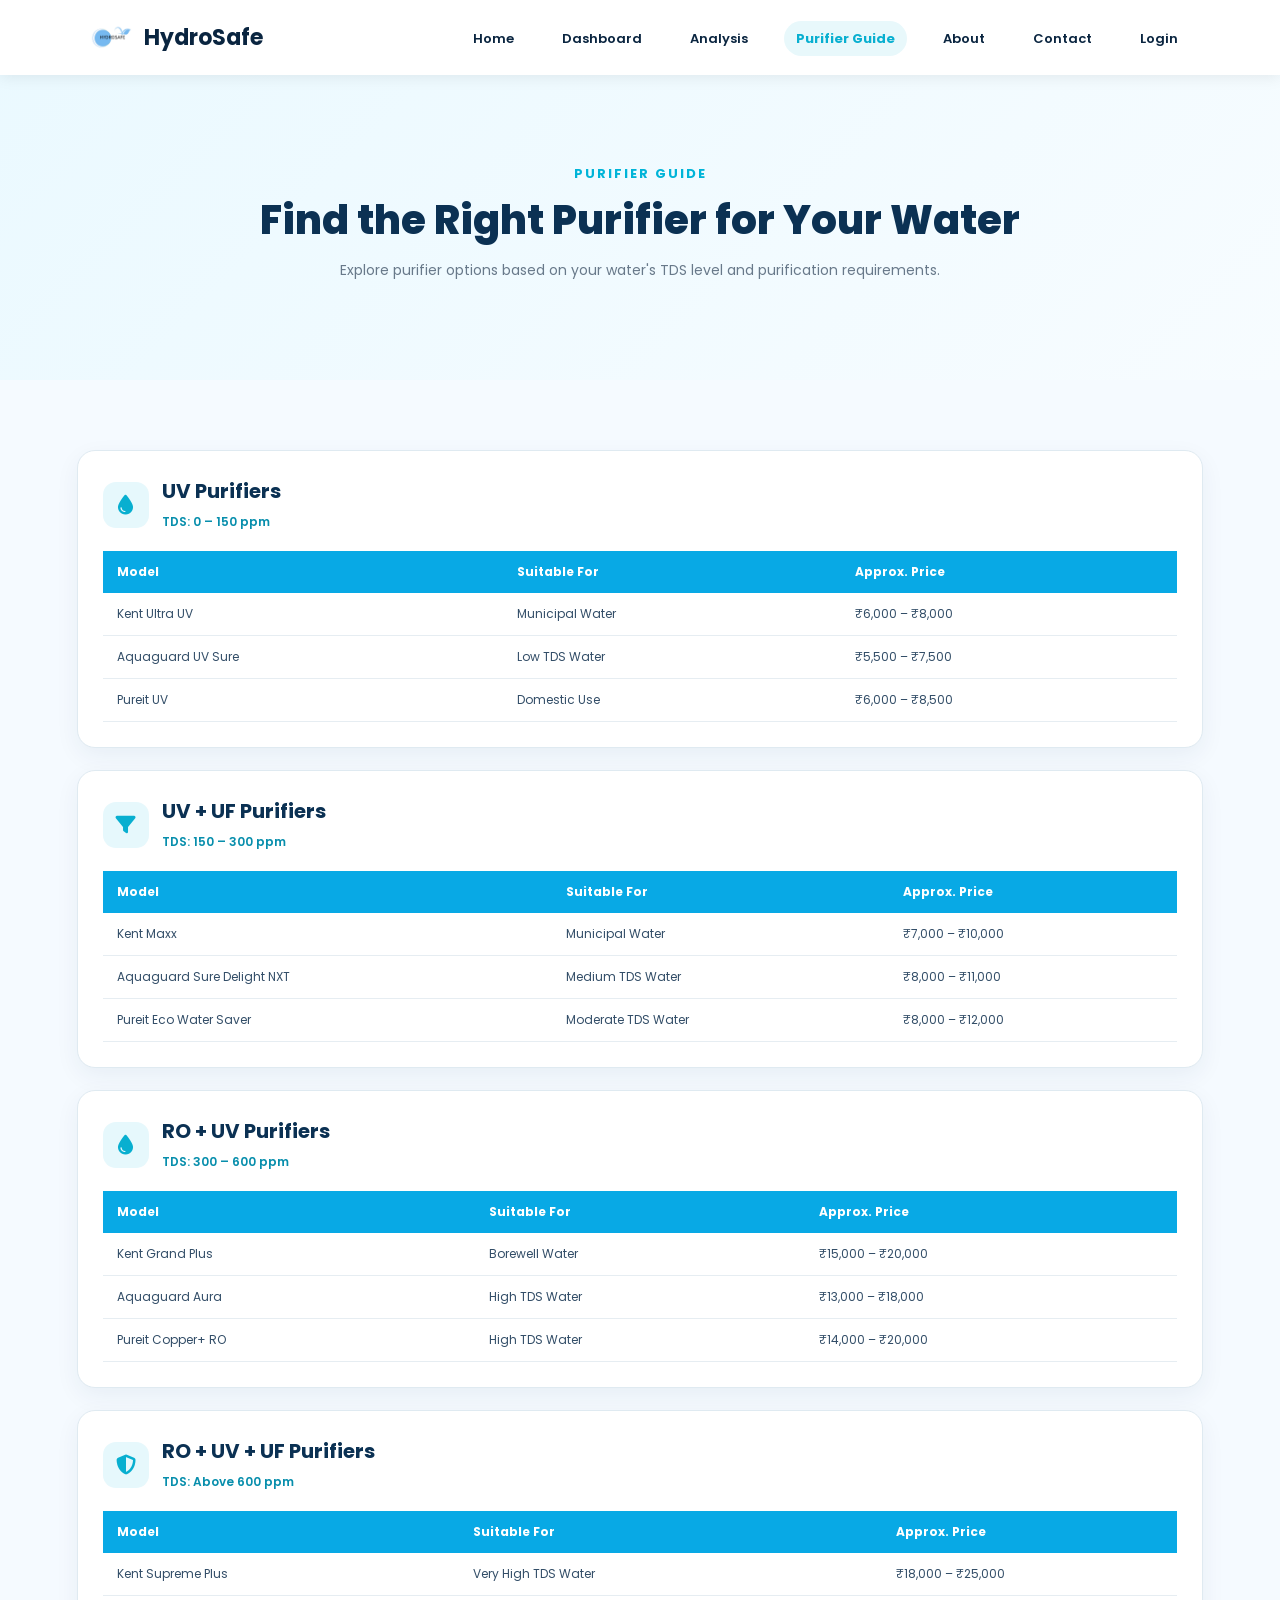
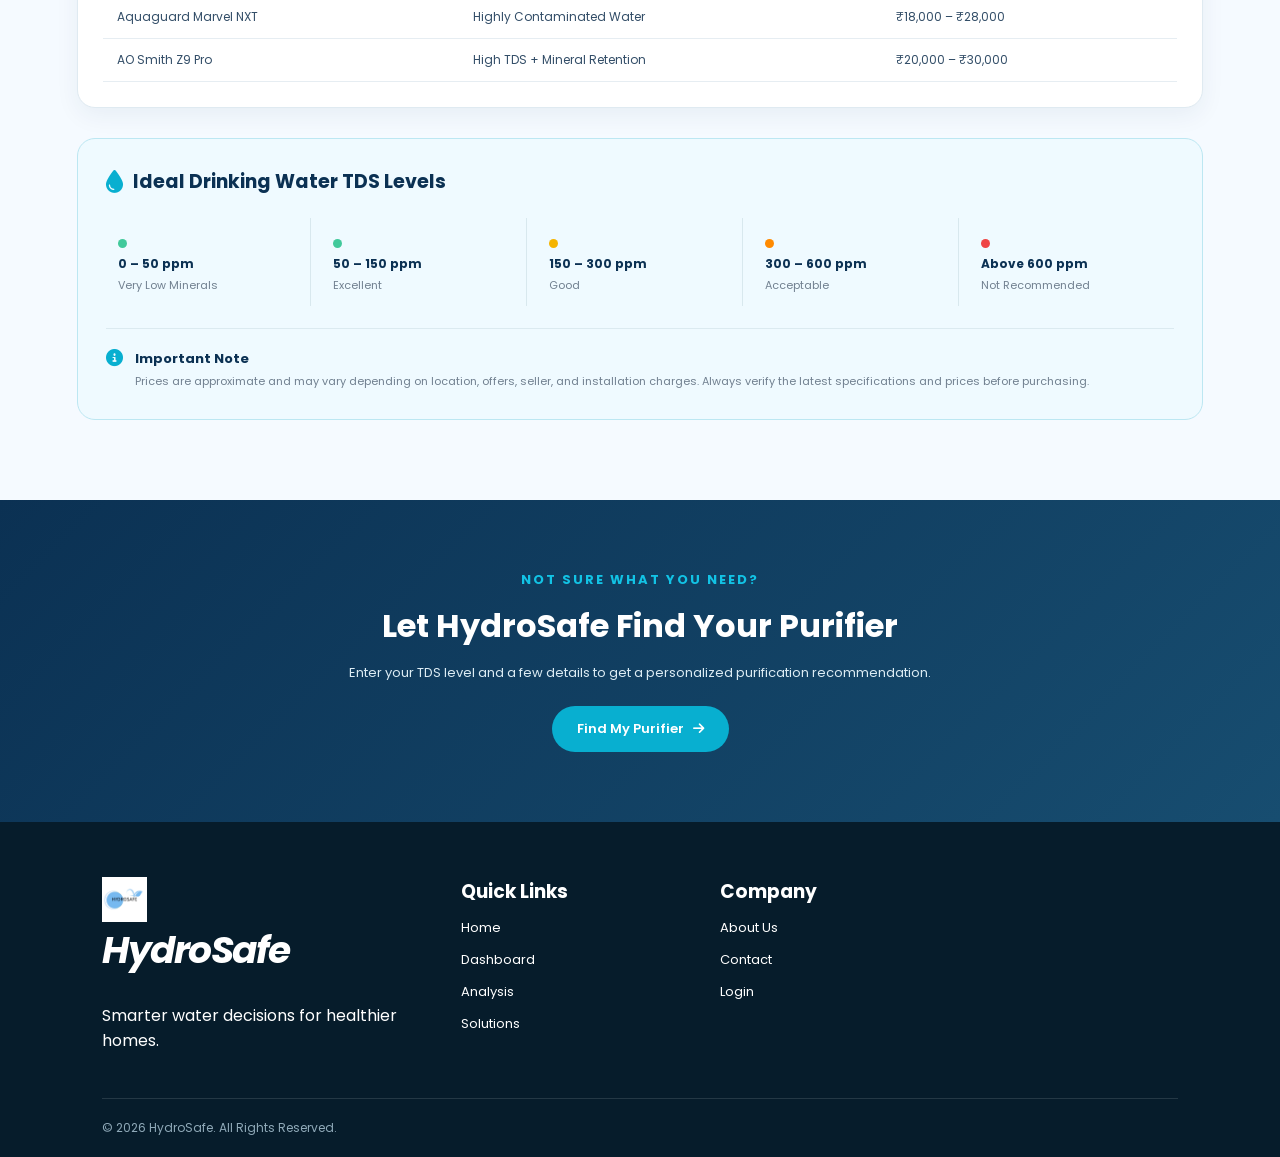
<file: purifier.html>
<!DOCTYPE html>
<html lang="en">

<head>
    <meta charset="UTF-8">
    <meta name="viewport" content="width=device-width, initial-scale=1.0">

    <title>Purifier Guide | HydroSafe</title>

    <link rel="stylesheet" href="style.css">

    <link
        href="https://fonts.googleapis.com/css2?family=Poppins:wght@400;500;600;700;800&display=swap"
        rel="stylesheet">

    <link
        rel="stylesheet"
        href="https://cdnjs.cloudflare.com/ajax/libs/font-awesome/6.5.0/css/all.min.css">
</head>


<body>


<!-- ================= NAVBAR ================= -->

<nav class="navbar">

    <div class="logo">

        <img src="logo.jpeg" alt="HydroSafe">

        <h2>HydroSafe</h2>

    </div>


    <ul>

        <li>
            <a href="index.html">Home</a>
        </li>

        <li>
            <a href="dashboard.html">Dashboard</a>
        </li>

        <li>
            <a href="analysis.html">Analysis</a>
        </li>

        <li>
            <a href="purifier.html" class="active">Purifier Guide</a>
        </li>

        <li>
            <a href="index.html#about">About</a>
        </li>

        <li>
            <a href="index.html#contact">Contact</a>
        </li>

        <li>
            <a href="login.html">Login</a>
        </li>

    </ul>

</nav>



<!-- ================= HERO ================= -->

<section class="guide-hero">

    <div class="guide-hero-content">

        <p class="section-label">
            PURIFIER GUIDE
        </p>

        <h1>
            Find the Right Purifier for Your Water
        </h1>

        <p>
            Explore purifier options based on your water's
            TDS level and purification requirements.
        </p>

    </div>

</section>



<!-- ================= PURIFIER GUIDE ================= -->

<section class="purifier-guide-section">

    <div class="guide-container">


        <!-- ================= UV ================= -->

        <div class="guide-card">

            <div class="guide-card-title">

                <div class="guide-icon">
                    <i class="fa-solid fa-droplet"></i>
                </div>

                <div>

                    <h2>
                        UV Purifiers
                    </h2>

                    <span>
                        TDS: 0 – 150 ppm
                    </span>

                </div>

            </div>


            <div class="table-wrapper">

                <table>

                    <thead>

                        <tr>

                            <th>Model</th>

                            <th>Suitable For</th>

                            <th>Approx. Price</th>

                        </tr>

                    </thead>


                    <tbody>

                        <tr>

                            <td>Kent Ultra UV</td>

                            <td>Municipal Water</td>

                            <td>₹6,000 – ₹8,000</td>

                        </tr>

                        <tr>

                            <td>Aquaguard UV Sure</td>

                            <td>Low TDS Water</td>

                            <td>₹5,500 – ₹7,500</td>

                        </tr>

                        <tr>

                            <td>Pureit UV</td>

                            <td>Domestic Use</td>

                            <td>₹6,000 – ₹8,500</td>

                        </tr>

                    </tbody>

                </table>

            </div>

        </div>



        <!-- ================= UV + UF ================= -->

        <div class="guide-card">

            <div class="guide-card-title">

                <div class="guide-icon">
                    <i class="fa-solid fa-filter"></i>
                </div>

                <div>

                    <h2>
                        UV + UF Purifiers
                    </h2>

                    <span>
                        TDS: 150 – 300 ppm
                    </span>

                </div>

            </div>


            <div class="table-wrapper">

                <table>

                    <thead>

                        <tr>

                            <th>Model</th>

                            <th>Suitable For</th>

                            <th>Approx. Price</th>

                        </tr>

                    </thead>


                    <tbody>

                        <tr>

                            <td>Kent Maxx</td>

                            <td>Municipal Water</td>

                            <td>₹7,000 – ₹10,000</td>

                        </tr>

                        <tr>

                            <td>Aquaguard Sure Delight NXT</td>

                            <td>Medium TDS Water</td>

                            <td>₹8,000 – ₹11,000</td>

                        </tr>

                        <tr>

                            <td>Pureit Eco Water Saver</td>

                            <td>Moderate TDS Water</td>

                            <td>₹8,000 – ₹12,000</td>

                        </tr>

                    </tbody>

                </table>

            </div>

        </div>



        <!-- ================= RO + UV ================= -->

        <div class="guide-card">

            <div class="guide-card-title">

                <div class="guide-icon">
                    <i class="fa-solid fa-droplet"></i>
                </div>

                <div>

                    <h2>
                        RO + UV Purifiers
                    </h2>

                    <span>
                        TDS: 300 – 600 ppm
                    </span>

                </div>

            </div>


            <div class="table-wrapper">

                <table>

                    <thead>

                        <tr>

                            <th>Model</th>

                            <th>Suitable For</th>

                            <th>Approx. Price</th>

                        </tr>

                    </thead>


                    <tbody>

                        <tr>

                            <td>Kent Grand Plus</td>

                            <td>Borewell Water</td>

                            <td>₹15,000 – ₹20,000</td>

                        </tr>

                        <tr>

                            <td>Aquaguard Aura</td>

                            <td>High TDS Water</td>

                            <td>₹13,000 – ₹18,000</td>

                        </tr>

                        <tr>

                            <td>Pureit Copper+ RO</td>

                            <td>High TDS Water</td>

                            <td>₹14,000 – ₹20,000</td>

                        </tr>

                    </tbody>

                </table>

            </div>

        </div>



        <!-- ================= RO + UV + UF ================= -->

        <div class="guide-card">

            <div class="guide-card-title">

                <div class="guide-icon">
                    <i class="fa-solid fa-shield-halved"></i>
                </div>

                <div>

                    <h2>
                        RO + UV + UF Purifiers
                    </h2>

                    <span>
                        TDS: Above 600 ppm
                    </span>

                </div>

            </div>


            <div class="table-wrapper">

                <table>

                    <thead>

                        <tr>

                            <th>Model</th>

                            <th>Suitable For</th>

                            <th>Approx. Price</th>

                        </tr>

                    </thead>


                    <tbody>

                        <tr>

                            <td>Kent Supreme Plus</td>

                            <td>Very High TDS Water</td>

                            <td>₹18,000 – ₹25,000</td>

                        </tr>

                        <tr>

                            <td>Aquaguard Marvel NXT</td>

                            <td>Highly Contaminated Water</td>

                            <td>₹18,000 – ₹28,000</td>

                        </tr>

                        <tr>

                            <td>AO Smith Z9 Pro</td>

                            <td>High TDS + Mineral Retention</td>

                            <td>₹20,000 – ₹30,000</td>

                        </tr>

                    </tbody>

                </table>

            </div>

        </div>



        <!-- ================= TDS GUIDE ================= -->

        <div class="tds-guide-box">

            <div class="tds-guide-title">

                <i class="fa-solid fa-droplet"></i>

                <h2>
                    Ideal Drinking Water TDS Levels
                </h2>

            </div>


            <div class="tds-levels">

                <div class="tds-level">

                    <span class="tds-dot green"></span>

                    <strong>0 – 50 ppm</strong>

                    <p>Very Low Minerals</p>

                </div>


                <div class="tds-level">

                    <span class="tds-dot green"></span>

                    <strong>50 – 150 ppm</strong>

                    <p>Excellent</p>

                </div>


                <div class="tds-level">

                    <span class="tds-dot yellow"></span>

                    <strong>150 – 300 ppm</strong>

                    <p>Good</p>

                </div>


                <div class="tds-level">

                    <span class="tds-dot orange"></span>

                    <strong>300 – 600 ppm</strong>

                    <p>Acceptable</p>

                </div>


                <div class="tds-level">

                    <span class="tds-dot red"></span>

                    <strong>Above 600 ppm</strong>

                    <p>Not Recommended</p>

                </div>

            </div>


            <div class="guide-note">

                <i class="fa-solid fa-circle-info"></i>

                <div>

                    <h3>
                        Important Note
                    </h3>

                    <p>
                        Prices are approximate and may vary depending
                        on location, offers, seller, and installation
                        charges. Always verify the latest specifications
                        and prices before purchasing.
                    </p>

                </div>

            </div>

        </div>


    </div>

</section>



<!-- ================= CTA ================= -->

<section class="guide-cta">

    <div>

        <p class="section-label">
            NOT SURE WHAT YOU NEED?
        </p>

        <h2>
            Let HydroSafe Find Your Purifier
        </h2>

        <p>
            Enter your TDS level and a few details to get
            a personalized purification recommendation.
        </p>

        <a href="index.html#find-purifier" class="hero-button">

            Find My Purifier

            <i class="fa-solid fa-arrow-right"></i>

        </a>

    </div>

</section>



<!-- ================= FOOTER ================= -->

<footer class="footer">

    <div class="footer-container">

        <div class="footer-brand">

            <div class="footer-logo">

                <img
                    src="logo.jpeg"
                    alt="HydroSafe"
                >

                <h2>HydroSafe</h2>

            </div>

            <p>
                Smarter water decisions for healthier homes.
            </p>

        </div>


        <div class="footer-links">

            <h3>Quick Links</h3>

            <a href="index.html">Home</a>

            <a href="dashboard.html">Dashboard</a>

            <a href="analysis.html">Analysis</a>

            <a href="purifier.html">Solutions</a>

        </div>


        <div class="footer-links">

            <h3>Company</h3>

            <a href="index.html#about">About Us</a>

            <a href="index.html#contact">Contact</a>

            <a href="login.html">Login</a>

        </div>

    </div>


    <div class="footer-bottom">

        <p>
            © 2026 HydroSafe. All Rights Reserved.
        </p>

    </div>

</footer>



</body>

</html>
</file>
<file: style.css>
/*=========================================================
   HYDROSAFE - MAIN STYLE SHEET
   Clean version
========================================================= */


/* =========================================================
   GENERAL
========================================================= */

* {
    margin: 0;
    padding: 0;
    box-sizing: border-box;
    font-family: "Poppins", sans-serif;
}

html {
    scroll-behavior: smooth;
}

body {
    background: #f5f7fa;
    color: #0a2540;
}

img {
    max-width: 100%;
}

a {
    text-decoration: none;
}

button,
input,
select,
textarea {
    font-family: "Poppins", sans-serif;
}


/* =========================================================
   NAVBAR
========================================================= */

.navbar {
    position: fixed;
    top: 0;
    left: 0;
    width: 100%;

    display: flex;
    justify-content: space-between;
    align-items: center;

    padding: 15px 7%;

    background: rgba(255, 255, 255, 0.96);
    backdrop-filter: blur(10px);

    box-shadow: 0 2px 15px rgba(0, 0, 0, 0.08);

    z-index: 1000;
}

.logo {
    display: flex;
    align-items: center;
    gap: 9px;
}

.logo img {
    width: 45px;
    height: 45px;
    object-fit: contain;
}

.logo h2 {
    color: #0a2540;
    font-size: 22px;
}

.navbar ul {
    display: flex;
    align-items: center;
    gap: 24px;

    list-style: none;
}

.navbar ul li a {
    color: #0a2540;
    font-size: 13px;
    font-weight: 600;

    padding: 8px 12px;

    border-radius: 20px;

    transition: 0.3s ease;
}

.navbar ul li a:hover {
    color: #00b4d8;
}


/* ACTIVE NAVBAR LINK */

.navbar ul li a.active {
    color: #08afd0;
    background: #e8f8fb;
    font-weight: 700;
}


/* LOGOUT */

.nav-logout {
    display: inline-flex;
    align-items: center;
    gap: 7px;

    padding: 8px 15px;

    border: 1px solid #00b4d8;
    border-radius: 20px;

    background: transparent;
    color: #00b4d8;

    font-size: 12px;
    font-weight: 600;

    cursor: pointer;

    transition: 0.3s ease;
}

.nav-logout:hover {
    background: #00b4d8;
    color: white;
}


/* =========================================================
   COMMON SECTION LABEL
========================================================= */

.section-label {
    color: #00b4d8;
    font-size: 13px;
    font-weight: 700;
    letter-spacing: 2px;
    margin-bottom: 12px;
}


/* =========================================================
   HOME - HERO
========================================================= */

.hero {
    min-height: 100vh;

    display: flex;
    align-items: center;

    padding: 120px 8% 70px;

    background:
        linear-gradient(
            rgba(10, 37, 64, 0.62),
            rgba(10, 37, 64, 0.62)
        ),
        url("hero.jpeg");

    background-size: cover;
    background-position: center;
    background-repeat: no-repeat;
}

.hero-content {
    max-width: 650px;
    color: white;
}

.hero-content h1 {
    font-size: 60px;
    line-height: 1.15;
    font-weight: 700;
    margin-bottom: 20px;
}

.hero-content p {
    font-size: 18px;
    line-height: 1.8;
    margin-bottom: 30px;
}

.buttons {
    display: flex;
    gap: 15px;
    flex-wrap: wrap;
}

.btn1,
.btn2 {
    display: inline-flex;
    align-items: center;

    padding: 14px 28px;

    border-radius: 30px;

    font-size: 14px;
    font-weight: 600;

    transition: 0.3s ease;
}

.btn1 {
    background: #00b4d8;
    color: white;
}

.btn2 {
    border: 2px solid white;
    color: white;
}

.btn1:hover {
    background: white;
    color: #0a2540;
}

.btn2:hover {
    background: white;
    color: #0a2540;
}


/* =========================================================
   TRUST
========================================================= */

.trust {
    display: flex;
    justify-content: center;
    gap: 25px;
    flex-wrap: wrap;

    padding: 65px 7%;

    background: #f5f7fa;
}

.trust-card {
    width: 230px;

    padding: 28px 20px;

    text-align: center;

    background: white;

    border-radius: 18px;

    box-shadow: 0 8px 25px rgba(0, 0, 0, 0.07);

    transition: 0.3s ease;
}

.trust-card:hover {
    transform: translateY(-6px);
}

.trust-card h2 {
    color: #00b4d8;
    font-size: 36px;
    margin-bottom: 8px;
}

.trust-card p {
    color: #666;
    font-size: 14px;
}


/* =========================================================
   WHY CHOOSE HYDROSAFE
========================================================= */

.why-us {
    display: flex;
    align-items: center;
    gap: 60px;

    padding: 90px 8%;

    background: white;
}

.why-image,
.why-content {
    flex: 1;
}

.why-image img {
    width: 100%;
    max-width: 550px;

    display: block;

    border-radius: 22px;

    box-shadow: 0 15px 35px rgba(0, 0, 0, 0.10);
}

.why-content h2 {
    color: #0a2540;

    font-size: 38px;
    line-height: 1.25;

    margin-bottom: 18px;
}

.why-description {
    color: #666;

    font-size: 15px;
    line-height: 1.8;

    margin-bottom: 25px;
}

.why-features {
    display: grid;

    grid-template-columns: 1fr 1fr;

    gap: 15px;
}

.why-feature {
    display: flex;
    align-items: flex-start;
    gap: 12px;

    padding: 18px;

    background: #f5f7fa;

    border-radius: 14px;

    transition: 0.3s ease;
}

.why-feature:hover {
    transform: translateY(-4px);
}

.feature-icon {
    min-width: 42px;
    height: 42px;

    display: flex;
    align-items: center;
    justify-content: center;

    border-radius: 10px;

    background: #e6f8fc;
    color: #00b4d8;
}

.why-feature h3 {
    color: #0a2540;
    font-size: 15px;
    margin-bottom: 4px;
}

.why-feature p {
    color: #666;
    font-size: 12px;
    line-height: 1.5;
}


/* =========================================================
   SERVICES
========================================================= */

.services {
    padding: 90px 8%;
    background: #f5f7fa;
}

.services-heading,
.how-heading,
.solutions-heading,
.purifiers-heading {
    max-width: 750px;

    margin: 0 auto 50px;

    text-align: center;
}

.services-heading h2,
.how-heading h2,
.solutions-heading h2,
.purifiers-heading h2 {
    color: #0a2540;

    font-size: 38px;
    line-height: 1.3;

    margin-bottom: 15px;
}

.services-heading p:last-child,
.how-heading p:last-child,
.solutions-heading p:last-child,
.purifiers-heading p:last-child {
    color: #666;

    font-size: 15px;
    line-height: 1.7;
}

.services-container {
    max-width: 1150px;

    margin: auto;

    display: grid;

    grid-template-columns:
        repeat(4, 1fr);

    gap: 22px;
}

.service-card {
    background: white;

    padding: 30px 25px;

    border-radius: 18px;

    box-shadow:
        0 8px 25px rgba(0, 0, 0, 0.06);

    transition: 0.3s ease;
}

.service-card:hover {
    transform: translateY(-6px);
}

.service-icon {
    width: 55px;
    height: 55px;

    display: flex;
    align-items: center;
    justify-content: center;

    margin-bottom: 18px;

    border-radius: 14px;

    background: #e6f8fc;
    color: #00b4d8;

    font-size: 23px;
}

.service-card h3 {
    color: #0a2540;

    font-size: 18px;

    margin-bottom: 10px;
}

.service-card p {
    color: #666;

    font-size: 13px;

    line-height: 1.7;

    margin-bottom: 18px;
}

.service-card a {
    color: #00b4d8;

    font-size: 13px;
    font-weight: 600;
}


/* =========================================================
   HOW IT WORKS
========================================================= */

.how-it-works {
    padding: 90px 8%;
    background: white;
}

.steps-container {
    max-width: 1100px;

    margin: auto;

    display: grid;

    grid-template-columns:
        repeat(3, 1fr);

    gap: 25px;
}

.step-card {
    position: relative;

    padding: 35px 25px;

    text-align: center;

    background: #f5f7fa;

    border-radius: 18px;

    transition: 0.3s ease;
}

.step-card:hover {
    transform: translateY(-6px);
}

.step-number {
    position: absolute;

    top: 15px;
    right: 20px;

    color: #00b4d8;

    font-size: 12px;
    font-weight: 700;
}

.step-icon {
    width: 65px;
    height: 65px;

    margin: 10px auto 20px;

    display: flex;
    align-items: center;
    justify-content: center;

    border-radius: 50%;

    background: #e6f8fc;
    color: #00b4d8;

    font-size: 25px;
}

.step-card h3 {
    color: #0a2540;

    font-size: 18px;

    margin-bottom: 10px;
}

.step-card p {
    color: #666;

    font-size: 13px;

    line-height: 1.7;
}


/* =========================================================
   PURIFICATION SOLUTIONS
========================================================= */

.solutions {
    padding: 90px 8%;
    background: #f5f7fa;
}

.solutions-container {
    max-width: 1150px;

    margin: auto;

    display: grid;

    grid-template-columns:
        repeat(3, 1fr);

    gap: 22px;
}

.solution-card {
    background: white;

    padding: 30px 25px;

    border-radius: 18px;

    box-shadow:
        0 8px 25px rgba(0, 0, 0, 0.06);

    transition: 0.3s ease;
}

.solution-card:hover {
    transform: translateY(-6px);
}

.solution-icon {
    width: 55px;
    height: 55px;

    display: flex;
    align-items: center;
    justify-content: center;

    margin-bottom: 18px;

    border-radius: 14px;

    background: #e6f8fc;
    color: #00b4d8;

    font-size: 23px;
}

.solution-card h3 {
    color: #0a2540;

    font-size: 18px;

    margin-bottom: 10px;
}

.solution-card p {
    color: #666;

    font-size: 13px;

    line-height: 1.7;

    margin-bottom: 18px;
}

.solution-tag {
    display: inline-block;

    padding: 6px 12px;

    border-radius: 20px;

    background: #e6f8fc;
    color: #008eaa;

    font-size: 11px;
    font-weight: 600;
}

.solutions-button {
    text-align: center;

    margin-top: 40px;
}

.btn-solution {
    display: inline-flex;

    padding: 13px 25px;

    border-radius: 30px;

    background: #00b4d8;
    color: white;

    font-size: 13px;
    font-weight: 600;
}

.btn-solution:hover {
    background: #0a2540;
}


/* =========================================================
   SMART TDS SECTION
========================================================= */

.tds-section {
    display: flex;
    align-items: center;

    gap: 60px;

    padding: 90px 8%;

    background: #0a2540;

    color: white;
}

.tds-content,
.tds-visual {
    flex: 1;
}

.tds-content {
    max-width: 650px;
}

.tds-content .section-label {
    color: #4dd9f0;
}

.tds-content h2 {
    font-size: 38px;
    line-height: 1.3;
    margin-bottom: 18px;
}

.tds-content > p:not(.section-label) {
    color: #d5e4ec;

    font-size: 15px;
    line-height: 1.8;

    margin-bottom: 25px;
}

.tds-points {
    display: flex;

    flex-direction: column;

    gap: 12px;

    margin-bottom: 28px;
}

.tds-point {
    display: flex;

    align-items: center;

    gap: 10px;

    font-size: 13px;
}

.tds-point i {
    color: #4dd9f0;
}

.tds-button {
    display: inline-flex;

    padding: 13px 25px;

    border-radius: 30px;

    background: #00b4d8;
    color: white;

    font-size: 13px;
    font-weight: 600;
}

.tds-visual {
    min-height: 320px;

    display: flex;
    align-items: center;
    justify-content: center;

    position: relative;
}

.tds-circle {
    width: 240px;
    height: 240px;

    display: flex;

    flex-direction: column;

    align-items: center;
    justify-content: center;

    border-radius: 50%;

    background: #123b5a;

    border: 2px solid #4dd9f0;
}

.tds-circle > i {
    color: #4dd9f0;

    font-size: 55px;

    margin-bottom: 12px;
}

.tds-value {
    display: flex;

    flex-direction: column;

    align-items: center;
}

.tds-value strong {
    font-size: 25px;
}

.tds-value span {
    color: #b8d5e2;
    font-size: 12px;
}


/* =========================================================
   FEATURED PURIFIERS
========================================================= */

.purifiers {
    padding: 90px 8%;
    background: white;
}

.purifier-container {
    max-width: 1200px;

    margin: auto;

    display: grid;

    grid-template-columns:
        repeat(4, 1fr);

    gap: 22px;
}

.purifier-card {
    padding: 28px 23px;

    background: #f5f7fa;

    border: 1px solid #e8eef2;

    border-radius: 18px;

    transition: 0.3s ease;
}

.purifier-card:hover {
    transform: translateY(-6px);

    box-shadow:
        0 12px 30px rgba(0, 0, 0, 0.08);
}

.purifier-top {
    display: flex;

    align-items: center;
    justify-content: space-between;

    margin-bottom: 20px;
}

.purifier-top > i {
    color: #00b4d8;
    font-size: 25px;
}

.purifier-type {
    padding: 6px 10px;

    border-radius: 20px;

    background: #e6f8fc;
    color: #008eaa;

    font-size: 10px;
    font-weight: 700;
}

.purifier-card h3 {
    color: #0a2540;

    font-size: 18px;

    margin-bottom: 10px;
}

.purifier-description {
    min-height: 65px;

    color: #666;

    font-size: 13px;

    line-height: 1.7;

    margin-bottom: 18px;
}

.purifier-info {
    display: flex;

    flex-direction: column;

    gap: 8px;

    padding: 15px 0;

    border-top: 1px solid #dde5ea;
    border-bottom: 1px solid #dde5ea;

    margin-bottom: 18px;
}

.purifier-info span {
    display: flex;

    align-items: center;

    gap: 7px;

    color: #555;

    font-size: 11px;
}

.purifier-info i {
    color: #00b4d8;
}

.purifier-link {
    color: #00b4d8;

    font-size: 13px;

    font-weight: 600;
}

.price-note {
    text-align: center;

    margin-top: 25px;

    color: #888;

    font-size: 11px;
}


/* =========================================================
   FIND MY PURIFIER
========================================================= */

.find-purifier {
    padding: 90px 7%;
    background: #f5faff;
}

.find-purifier-container {
    max-width: 1100px;
    margin: auto;
}

.find-purifier-heading {
    max-width: 750px;

    margin: 0 auto 40px;

    text-align: center;
}

.find-purifier-heading h2 {
    color: #0b3153;

    font-size: 36px;

    margin-bottom: 14px;
}

.find-purifier-heading p:last-child {
    color: #68798a;

    font-size: 14px;

    line-height: 1.7;
}

.find-purifier-card {
    padding: 40px;

    background: white;

    border: 1px solid #e1edf3;

    border-radius: 22px;

    box-shadow:
        0 15px 40px rgba(19, 49, 77, 0.08);
}

.question-box {
    margin-bottom: 22px;
}

.question-box label {
    display: block;

    color: #0b3153;

    font-size: 14px;
    font-weight: 600;

    margin-bottom: 8px;
}

.question-box input,
.question-box select {
    width: 100%;

    padding: 13px 15px;

    border: 1px solid #d5e3ea;

    border-radius: 10px;

    background: white;

    color: #334e68;

    font-size: 13px;

    outline: none;

    transition: 0.3s ease;
}

.question-box input:focus,
.question-box select:focus {
    border-color: #08afd0;

    box-shadow:
        0 0 0 3px rgba(8, 175, 208, 0.10);
}

.find-purifier-button {
    width: 100%;

    display: flex;

    align-items: center;
    justify-content: center;

    gap: 9px;

    padding: 14px 25px;

    border: none;

    border-radius: 30px;

    background: #08afd0;
    color: white;

    font-size: 14px;
    font-weight: 600;

    cursor: pointer;

    transition: 0.3s ease;
}

.find-purifier-button:hover {
    background: #079bb9;

    transform: translateY(-2px);
}

.finder-result {
    display: none;

    align-items: center;

    gap: 16px;

    margin-top: 25px;

    padding: 22px;

    border-radius: 16px;

    background: linear-gradient(
        135deg,
        #eafaff,
        #f7fcff
    );

    border: 1px solid #ccecf3;
}

.finder-result-icon {
    width: 52px;
    height: 52px;

    flex-shrink: 0;

    display: flex;
    align-items: center;
    justify-content: center;

    border-radius: 50%;

    background: #dff7fc;
    color: #08afd0;

    font-size: 21px;
}

.finder-result-label {
    color: #08afd0;

    font-size: 10px;
    font-weight: 700;

    letter-spacing: 1px;

    margin-bottom: 4px;
}

.finder-result h3 {
    color: #0b3153;

    font-size: 20px;

    margin-bottom: 6px;
}

.finder-result p:last-child {
    color: #68798a;

    font-size: 12px;

    line-height: 1.6;
}


/* =========================================================
   ABOUT
========================================================= */

.about-section {
    padding: 90px 7%;

    background: white;
}

.about-container {
    max-width: 1100px;

    margin: auto;

    display: flex;

    align-items: center;

    gap: 60px;
}

.about-content,
.about-visual {
    flex: 1;
}

.about-content h2 {
    color: #0b3153;

    font-size: 36px;

    line-height: 1.3;

    margin-bottom: 18px;
}

.about-content > p:not(.section-label) {
    color: #68798a;

    font-size: 14px;

    line-height: 1.8;

    margin-bottom: 15px;
}

.about-features {
    display: flex;

    flex-wrap: wrap;

    gap: 12px;

    margin-top: 22px;
}

.about-features div {
    display: flex;

    align-items: center;

    gap: 8px;

    padding: 9px 13px;

    border-radius: 20px;

    background: #eaf8fb;

    color: #078eac;

    font-size: 11px;
}

.about-visual {
    display: flex;

    align-items: center;
    justify-content: center;
}

.about-water-icon {
    width: 230px;
    height: 230px;

    display: flex;

    align-items: center;
    justify-content: center;

    border-radius: 50%;

    background: #e6f8fc;

    color: #08afd0;

    font-size: 85px;
}


/* ========================================
   CONTACT US
======================================== */

.contact-section {
    min-height: 430px;

    display: flex;
    align-items: center;
    justify-content: center;

    padding: 60px 8%;

    background-image:
        linear-gradient(
            rgba(255, 255, 255, 0.25),
            rgba(255, 255, 255, 0.25)
        ),
        url("contact.png");

    background-size: cover;
    background-position: center;

    position: relative;
}


/* CONTACT CONTENT */

.contact-overlay {
    width: 100%;
    max-width: 900px;

    display: flex;
    flex-direction: column;
    align-items: center;
}


/* CONTACT HEADING */

.contact-overlay > h2 {
    color: #0a2540;

    font-size: 30px;
    font-weight: 700;

    margin-bottom: 25px;

    text-align: center;
}


/* CONTACT CARD */

.contact-card {
    width: 100%;
    max-width: 650px;

    padding: 22px 28px;

    background: rgba(255, 255, 255, 0.93);

    border-radius: 10px;

    box-shadow:
        0 10px 30px rgba(0, 0, 0, 0.18);

    backdrop-filter: blur(4px);
}


/* CARD TITLE */

.contact-card h3 {
    color: #111827;

    font-size: 18px;

    margin-bottom: 10px;
}


/* CONTACT TEXT */

.contact-card p {
    color: #333;

    font-size: 13px;

    line-height: 1.5;

    margin: 3px 0;
}


.contact-card strong {
    color: #111827;
}


/* =========================================================
   HOME CTA
========================================================= */

.cta-section {
    padding: 85px 8%;

    text-align: center;

    background:
        linear-gradient(
            135deg,
            #00b4d8,
            #0a2540
        );

    color: white;
}

.cta-content {
    max-width: 750px;

    margin: auto;
}

.cta-label {
    color: #bdf5ff;

    font-size: 12px;

    font-weight: 700;

    letter-spacing: 2px;

    margin-bottom: 12px;
}

.cta-content h2 {
    font-size: 38px;

    margin-bottom: 15px;
}

.cta-content > p:not(.cta-label) {
    color: #e5f8fc;

    font-size: 14px;

    line-height: 1.7;

    margin-bottom: 25px;
}

.cta-buttons {
    display: flex;

    justify-content: center;

    gap: 12px;

    flex-wrap: wrap;
}

.cta-primary,
.cta-secondary {
    padding: 13px 25px;

    border-radius: 30px;

    font-size: 13px;

    font-weight: 600;
}

.cta-primary {
    background: white;
    color: #0a2540;
}

.cta-secondary {
    border: 2px solid white;
    color: white;
}


/* =========================================================
   FOOTER
========================================================= */

/* ========================================
   FOOTER
======================================== */

.footer {
    background: #061c2b;
    color: white;

    padding: 55px 8% 20px;
}


/* FOOTER MAIN CONTAINER */

.footer-container {
    max-width: 1200px;

    margin: 0 auto;

    display: grid;

    grid-template-columns:
        1.5fr
        1fr
        1fr
        1fr;

    gap: 60px;

    align-items: start;
}


/* ========================================
   BRAND
======================================== */

.footer-brand {
    display: flex;
    flex-direction: column;
    align-items: flex-start;
}


/* HYDROSAFE LOGO */

.footer-logo {
    color: white;

    font-size: 27px;
    font-weight: 700;

    font-style: italic;

    letter-spacing: -1.5px;

    margin-bottom: 18px;
}


.footer-logo img {
    width: 45px;
    height: 45px;
    object-fit: contain;
    display: block;
}

/* TAGLINE */

.footer-tagline {
    color: white;

    font-size: 16px;
    font-weight: 500;

    margin-bottom: 10px;
}


/* DESCRIPTION */

.footer-description {
    color: #a9c4d6;

    font-size: 13px;

    line-height: 1.7;

    max-width: 300px;

    margin-bottom: 20px;
}


/* ========================================
   SOCIAL ICONS
======================================== */

.social-icons {
    display: flex;

    gap: 12px;
}

.social-icons a {
    width: 40px;
    height: 40px;

    display: flex;

    align-items: center;
    justify-content: center;

    background: #124463;

    color: white;

    border-radius: 50%;

    text-decoration: none;

    transition: 0.3s ease;
}

.social-icons a:hover {
    transform: translateY(-3px);

    background: #08afd0;
}


/* ========================================
   FOOTER COLUMNS
======================================== */

.footer-column {
    display: flex;

    flex-direction: column;

    align-items: flex-start;
}


.footer-column h3 {
    color: white;

    font-size: 16px;

    margin-bottom: 18px;
}


.footer-column a {
    color: #a9c4d6;

    text-decoration: none;

    font-size: 13px;

    margin-bottom: 12px;

    transition: 0.3s ease;
}


.footer-column a:hover {
    color: #08afd0;
}


/* CONTACT TEXT */

.footer-column p {
    display: flex;

    align-items: flex-start;

    gap: 10px;

    color: #a9c4d6;

    font-size: 13px;

    margin-bottom: 14px;

    line-height: 1.5;
}


.footer-column p i {
    color: #08afd0;

    margin-top: 3px;

    min-width: 15px;
}


/* ========================================
   FOOTER BOTTOM
======================================== */

.footer-bottom {
    max-width: 1200px;

    margin: 45px auto 0;

    padding-top: 20px;

    border-top: 1px solid rgba(255, 255, 255, 0.12);

    display: flex;

    justify-content: space-between;

    align-items: center;
}


.footer-bottom p {
    color: #8fa9b8;

    font-size: 12px;
}


.footer-bottom div {
    display: flex;

    gap: 20px;
}


.footer-bottom a {
    color: #8fa9b8;

    text-decoration: none;

    font-size: 12px;
}


.footer-bottom a:hover {
    color: #08afd0;
}


/* ========================================
   FOOTER - MOBILE
======================================== */

@media (max-width: 768px) {

    .footer-container {
        grid-template-columns: 1fr 1fr;

        gap: 35px;
    }

    .footer-brand {
        grid-column: 1 / -1;
    }

    .footer-bottom {
        flex-direction: column;

        gap: 15px;

        text-align: center;
    }

}


@media (max-width: 500px) {

    .footer-container {
        grid-template-columns: 1fr;
    }

    .footer-brand {
        grid-column: auto;
    }

}


/* =========================================================
   ANALYSIS PAGE
========================================================= */

.analysis-hero {
    min-height: 420px;

    padding: 140px 8% 70px;

    display: flex;

    align-items: center;
    justify-content: center;

    text-align: center;

    color: white;

    background:
        linear-gradient(
            rgba(10,37,64,0.88),
            rgba(10,37,64,0.88)
        );
}

.analysis-hero-content {
    max-width: 800px;
}

.analysis-hero h1 {
    font-size: 42px;

    margin-bottom: 18px;
}

.analysis-hero p:not(.section-label) {
    color: #d5e4ec;

    font-size: 15px;

    line-height: 1.8;
}

.analysis-section {
    padding: 85px 8%;

    background: white;
}

.analysis-container {
    max-width: 1050px;

    margin: auto;

    display: grid;

    grid-template-columns: 1fr 0.8fr;

    gap: 50px;

    align-items: center;
}

.analysis-info h2 {
    color: #0a2540;

    font-size: 36px;

    margin-bottom: 15px;
}

.analysis-info p {
    color: #666;

    font-size: 14px;

    line-height: 1.8;
}

.analysis-card {
    padding: 30px;

    border-radius: 20px;

    background: #f5f7fa;

    box-shadow:
        0 10px 30px rgba(0,0,0,0.08);

    text-align: center;
}

.input-icon {
    width: 65px;
    height: 65px;

    margin: 0 auto 18px;

    display: flex;

    align-items: center;
    justify-content: center;

    border-radius: 50%;

    background: #e6f8fc;
    color: #00b4d8;

    font-size: 27px;
}

.analysis-card h3 {
    color: #0a2540;

    font-size: 21px;

    margin-bottom: 7px;
}

.analysis-card > p {
    color: #777;

    font-size: 12px;

    margin-bottom: 20px;
}

.tds-input-box {
    display: flex;

    align-items: center;

    padding: 0 15px;

    margin-bottom: 18px;

    border: 2px solid #dde5ea;

    border-radius: 11px;

    background: white;
}

.tds-input-box:focus-within {
    border-color: #00b4d8;
}

.tds-input-box input {
    width: 100%;

    border: none;
    outline: none;

    padding: 14px 5px;

    font-size: 15px;
}

.tds-input-box span {
    color: #00b4d8;

    font-size: 13px;
    font-weight: 600;
}

.analyze-button {
    width: 100%;

    padding: 14px;

    border: none;

    border-radius: 30px;

    background: #00b4d8;
    color: white;

    font-size: 14px;
    font-weight: 600;

    cursor: pointer;
}

.analyze-button:hover {
    background: #0a2540;
}

.analysis-error {
    color: #d62828 !important;

    margin-top: 12px;
}


/* RESULT */

.result-section {
    display: none;

    padding: 85px 8%;

    background: #f5faff;
}

.result-container {
    max-width: 1000px;

    margin: auto;

    text-align: center;
}

.result-container h2 {
    color: #0a2540;

    font-size: 36px;

    margin-bottom: 12px;
}

.result-container > p:not(.section-label) {
    color: #666;

    font-size: 14px;

    line-height: 1.7;
}

.result-details {
    display: grid;

    grid-template-columns:
        repeat(3, 1fr);

    gap: 18px;

    margin-top: 35px;
}

.result-box {
    padding: 25px 18px;

    background: white;

    border-radius: 16px;

    border: 1px solid #e3ebf1;
}

.result-box i {
    display: block;

    color: #00b4d8;

    font-size: 23px;

    margin-bottom: 10px;
}

.result-box span {
    display: block;

    color: #777;

    font-size: 11px;

    margin-bottom: 6px;
}

.result-box strong {
    color: #0a2540;

    font-size: 17px;
}

.result-reason {
    margin-top: 25px;

    padding: 22px;

    background: #e6f8fc;

    border-radius: 16px;

    text-align: left;
}

.result-reason h3 {
    color: #0a2540;

    font-size: 16px;

    margin-bottom: 7px;
}

.result-reason p {
    color: #555;

    font-size: 13px;

    line-height: 1.7;
}

.result-button {
    display: inline-flex;

    margin-top: 25px;

    padding: 13px 25px;

    border-radius: 30px;

    background: #00b4d8;
    color: white;

    font-size: 13px;
    font-weight: 600;
}


/* =========================================================
   PURIFIER GUIDE PAGE
========================================================= */

.guide-hero {
    min-height: 380px;

    padding: 130px 20px 65px;

    display: flex;

    align-items: center;
    justify-content: center;

    text-align: center;

    background:
        linear-gradient(
            135deg,
            #eaf9ff,
            #f7fcff
        );
}

.guide-hero-content {
    max-width: 850px;
}

.guide-hero h1 {
    color: #0b3153;

    font-size: 40px;

    line-height: 1.2;

    margin-bottom: 15px;

    font-weight: 800;
}

.guide-hero p:last-child {
    color: #68798a;

    font-size: 14px;

    line-height: 1.6;
}


/* GUIDE CARDS */

.purifier-guide-section {
    padding: 70px 6% 80px;

    background: #f5faff;
}

.guide-container {
    max-width: 1150px;

    margin: auto;
}

.guide-card {
    padding: 25px;

    margin-bottom: 22px;

    background: white;

    border: 1px solid #dfeaf1;

    border-radius: 18px;

    box-shadow:
        0 8px 25px rgba(19,49,77,0.06);
}

.guide-card-title {
    display: flex;

    align-items: center;

    gap: 13px;

    margin-bottom: 18px;
}

.guide-icon {
    width: 46px;
    height: 46px;

    display: flex;

    align-items: center;
    justify-content: center;

    border-radius: 13px;

    background: #e6f8fc;
    color: #08afd0;

    font-size: 20px;
}

.guide-card-title h2 {
    color: #0b3153;

    font-size: 20px;

    margin-bottom: 2px;
}

.guide-card-title span {
    color: #078eac;

    font-size: 12px;

    font-weight: 600;
}

.table-wrapper {
    overflow-x: auto;
}

.guide-card table {
    width: 100%;

    min-width: 600px;

    border-collapse: collapse;
}

.guide-card th {
    padding: 12px 14px;

    text-align: left;

    background: #08a9e5;
    color: white;

    font-size: 12px;
}

.guide-card td {
    padding: 12px 14px;

    border-bottom: 1px solid #e6edf2;

    color: #334e68;

    font-size: 12px;
}

.guide-card tbody tr:hover {
    background: #f5fbfd;
}


/* TDS GUIDE */

.tds-guide-box {
    padding: 28px;

    margin-top: 30px;

    border: 1px solid #bce7f2;

    border-radius: 18px;

    background: #effaff;
}

.tds-guide-title {
    display: flex;

    align-items: center;

    gap: 10px;

    margin-bottom: 22px;
}

.tds-guide-title i {
    color: #08afd0;

    font-size: 23px;
}

.tds-guide-title h2 {
    color: #0b3153;

    font-size: 19px;
}

.tds-levels {
    display: grid;

    grid-template-columns:
        repeat(5, 1fr);

    gap: 10px;
}

.tds-level {
    padding: 12px;

    border-right: 1px solid #d8e8ee;
}

.tds-level:last-child {
    border-right: none;
}

.tds-level strong {
    display: block;

    color: #0b3153;

    font-size: 12px;

    margin-bottom: 4px;
}

.tds-level p {
    color: #718090;

    font-size: 11px;
}

.tds-dot {
    display: inline-block;

    width: 9px;
    height: 9px;

    margin-right: 5px;

    border-radius: 50%;
}

.green {
    background: #41c99b;
}

.yellow {
    background: #f5b400;
}

.orange {
    background: #ff8a00;
}

.red {
    background: #ef4444;
}

.guide-note {
    display: flex;

    align-items: flex-start;

    gap: 12px;

    margin-top: 22px;

    padding-top: 20px;

    border-top: 1px solid #dbeaf0;
}

.guide-note > i {
    color: #08afd0;

    font-size: 17px;
}

.guide-note h3 {
    color: #0b3153;

    font-size: 13px;

    margin-bottom: 4px;
}

.guide-note p {
    color: #718090;

    font-size: 11px;

    line-height: 1.6;
}


/* GUIDE CTA */

.guide-cta {
    padding: 70px 7%;

    background:
        linear-gradient(
            135deg,
            #0b3153,
            #174d70
        );

    text-align: center;

    color: white;
}

.guide-cta > div {
    max-width: 700px;

    margin: auto;
}

.guide-cta .section-label {
    color: #12c3e5;
}

.guide-cta h2 {
    font-size: 32px;

    margin: 8px 0 12px;
}

.guide-cta p:not(.section-label) {
    color: #dcecf4;

    font-size: 13px;

    line-height: 1.7;

    margin-bottom: 22px;
}

.hero-button {
    display: inline-flex;

    align-items: center;

    gap: 9px;

    padding: 13px 25px;

    border-radius: 30px;

    background: #08afd0;
    color: white;

    font-size: 13px;
    font-weight: 600;
}


/* =========================================================
   LOGIN / SIGNUP
========================================================= */

.login-page {
    min-height: 100vh;

    display: flex;

    align-items: center;
    justify-content: center;

    padding: 100px 20px 40px;

    background:
        linear-gradient(
            135deg,
            #eaf9ff,
            #f5faff
        );
}

.login-wrapper {
    width: 100%;
    max-width: 480px;
}

.login-card {
    padding: 40px;

    background: white;

    border-radius: 22px;

    box-shadow:
        0 15px 40px rgba(19,49,77,0.10);

    text-align: center;
}

.login-logo {
    display: inline-flex;

    align-items: center;

    gap: 8px;

    margin-bottom: 25px;
}

.login-logo img {
    width: 45px;
    height: 45px;

    object-fit: contain;
}

.login-logo h2 {
    color: #0a2540;

    font-size: 22px;
}

.login-label {
    color: #08afd0;

    font-size: 11px;

    font-weight: 700;

    letter-spacing: 2px;

    margin-bottom: 8px;
}

.login-card h1 {
    color: #0a2540;

    font-size: 28px;

    margin-bottom: 10px;
}

.login-description {
    color: #718090;

    font-size: 12px;

    line-height: 1.7;

    margin-bottom: 25px;
}

.login-input {
    display: flex;

    align-items: center;

    gap: 10px;

    padding: 0 14px;

    margin-bottom: 13px;

    border: 1px solid #dce6ec;

    border-radius: 10px;

    background: white;
}

.login-input > i {
    color: #08afd0;

    font-size: 14px;
}

.login-input input {
    width: 100%;

    padding: 13px 0;

    border: none;

    outline: none;

    font-size: 12px;
}

.password-toggle {
    display: flex;

    align-items: center;
    justify-content: center;

    padding: 5px;

    border: none;

    background: transparent;

    color: #00b4d8;

    cursor: pointer;
}

.password-toggle:hover {
    color: #0a2540;
}

.login-button {
    width: 100%;

    display: flex;

    align-items: center;
    justify-content: center;

    gap: 8px;

    padding: 13px;

    margin-top: 8px;

    border: none;

    border-radius: 30px;

    background: #08afd0;
    color: white;

    font-size: 13px;
    font-weight: 600;

    cursor: pointer;
}

.login-button:hover {
    background: #0a2540;
}

.login-message {
    min-height: 20px;

    margin-top: 12px;

    font-size: 12px;
}

.signup-text {
    color: #718090;

    font-size: 12px;

    margin-top: 15px;
}

.signup-text a {
    color: #08afd0;

    font-weight: 600;
}

.back-home {
    display: inline-flex;

    align-items: center;

    gap: 7px;

    margin-top: 20px;

    color: #718090;

    font-size: 12px;
}

.back-home:hover {
    color: #08afd0;
}


/* =========================================================
   DASHBOARD
========================================================= */

.dashboard {
    min-height: 100vh;

    padding: 110px 7% 70px;

    background: #f5faff;
}

.dashboard-welcome {
    max-width: 1150px;

    margin: 0 auto 30px;

    padding: 40px;

    border-radius: 22px;

    background:
        linear-gradient(
            135deg,
            #0b3153,
            #176083
        );

    color: white;

    box-shadow:
        0 15px 35px rgba(11,49,83,0.12);
}

.dashboard-label {
    color: #08afd0;

    font-size: 11px;

    font-weight: 700;

    letter-spacing: 2px;
}

.welcome-top h1 {
    color: white;

    font-size: 32px;

    margin: 8px 0 10px;
}

.welcome-top p:not(.dashboard-label) {
    color: #d9edf5;

    font-size: 13px;

    line-height: 1.7;
}

.user-info {
    display: flex;

    align-items: center;

    gap: 12px;

    margin-top: 25px;

    padding: 14px 18px;

    border-radius: 13px;

    background: rgba(255,255,255,0.10);
}

.user-info > i {
    color: #7de5f5;

    font-size: 25px;
}

.user-info span {
    display: block;

    color: #b9d4df;

    font-size: 10px;
}

.user-info strong {
    color: white;

    font-size: 12px;
}

.dashboard-actions {
    max-width: 1150px;

    margin: 0 auto 35px;

    display: grid;

    grid-template-columns:
        repeat(3, 1fr);

    gap: 20px;
}

.dashboard-card {
    padding: 28px;

    background: white;

    border: 1px solid #e1edf3;

    border-radius: 18px;

    box-shadow:
        0 8px 25px rgba(19,49,77,0.06);

    transition: 0.3s ease;
}

.dashboard-card:hover {
    transform: translateY(-5px);
}

.dashboard-icon {
    width: 52px;
    height: 52px;

    display: flex;

    align-items: center;
    justify-content: center;

    margin-bottom: 18px;

    border-radius: 14px;

    background: #e6f8fc;
    color: #08afd0;

    font-size: 21px;
}

.dashboard-card h3 {
    color: #0b3153;

    font-size: 18px;

    margin-bottom: 9px;
}

.dashboard-card p {
    color: #718090;

    font-size: 12px;

    line-height: 1.7;

    margin-bottom: 18px;
}

.dashboard-button {
    display: inline-flex;

    align-items: center;

    gap: 7px;

    color: #08afd0;

    font-size: 12px;

    font-weight: 600;
}

.latest-analysis {
    max-width: 1150px;

    margin: 0 auto 35px;

    padding: 30px;

    background: white;

    border: 1px solid #e1edf3;

    border-radius: 20px;

    box-shadow:
        0 8px 25px rgba(19,49,77,0.06);
}

.latest-analysis-header {
    display: flex;

    align-items: center;
    justify-content: space-between;

    margin-bottom: 25px;
}

.latest-analysis-header h2 {
    color: #0b3153;

    font-size: 25px;

    margin-top: 6px;
}

.latest-analysis-link {
    display: inline-flex;

    align-items: center;

    gap: 7px;

    color: #08afd0;

    font-size: 12px;

    font-weight: 600;
}

.latest-analysis-content {
    display: grid;

    grid-template-columns:
        repeat(3, 1fr);

    gap: 15px;
}

.analysis-stat {
    display: flex;

    align-items: center;

    gap: 12px;

    padding: 18px;

    border-radius: 14px;

    background: #f5faff;

    border: 1px solid #e4eef3;
}

.analysis-stat > i {
    width: 42px;
    height: 42px;

    flex-shrink: 0;

    display: flex;

    align-items: center;
    justify-content: center;

    border-radius: 11px;

    background: #e2f7fb;

    color: #08afd0;
}

.analysis-stat span {
    display: block;

    color: #718090;

    font-size: 10px;

    margin-bottom: 4px;
}

.analysis-stat strong {
    color: #0b3153;

    font-size: 15px;
}

.dashboard-analysis {
    max-width: 1150px;

    margin: 0 auto 30px;

    padding: 40px;

    display: flex;

    align-items: center;
    justify-content: space-between;

    gap: 35px;

    border-radius: 20px;

    background:
        linear-gradient(
            135deg,
            #e9f9fc,
            #f8fdff
        );

    border: 1px solid #cfeaf1;
}

.analysis-content {
    max-width: 650px;
}

.analysis-content h2 {
    color: #0b3153;

    font-size: 28px;

    margin: 7px 0 12px;
}

.analysis-content p:not(.dashboard-label) {
    color: #68798a;

    font-size: 13px;

    line-height: 1.7;

    margin-bottom: 20px;
}

.analysis-main-button {
    display: inline-flex;

    align-items: center;

    gap: 8px;

    padding: 12px 22px;

    border-radius: 25px;

    background: #08afd0;
    color: white;

    font-size: 12px;
    font-weight: 600;
}

.analysis-visual {
    width: 135px;
    height: 135px;

    flex-shrink: 0;

    display: flex;

    align-items: center;
    justify-content: center;

    border-radius: 50%;

    background: white;

    color: #08afd0;

    font-size: 55px;
}

.dashboard-info {
    max-width: 1150px;

    margin: auto;

    padding: 20px 22px;

    display: flex;

    align-items: flex-start;

    gap: 12px;

    border: 1px solid #dcecf2;

    border-radius: 14px;

    background: white;
}

.dashboard-info > i {
    color: #08afd0;

    font-size: 17px;
}

.dashboard-info h3 {
    color: #0b3153;

    font-size: 13px;

    margin-bottom: 5px;
}

.dashboard-info p {
    color: #718090;

    font-size: 11px;

    line-height: 1.6;
}


/* =========================================================
   RESPONSIVE
========================================================= */

@media (max-width: 1050px) {

    .navbar {
        padding: 14px 5%;
    }

    .navbar ul {
        gap: 12px;
    }

    .navbar ul li a {
        font-size: 11px;
        padding: 7px 8px;
    }

    .services-container {
        grid-template-columns: repeat(2, 1fr);
    }

    .purifier-container {
        grid-template-columns: repeat(2, 1fr);
    }

    .tds-levels {
        grid-template-columns: repeat(2, 1fr);
    }

    .tds-level {
        border-right: none;
        border-bottom: 1px solid #d8e8ee;
    }

    .footer-container {
        grid-template-columns: 1fr 1fr;
    }
}


@media (max-width: 800px) {

    .navbar {
        position: relative;

        flex-direction: column;

        gap: 12px;

        padding: 14px 5%;
    }

    .navbar ul {
        flex-wrap: wrap;
        justify-content: center;
    }

    .hero {
        min-height: 650px;

        text-align: center;

        justify-content: center;

        padding: 80px 6%;
    }

    .hero-content h1 {
        font-size: 45px;
    }

    .buttons {
        justify-content: center;
    }

    .why-us,
    .tds-section,
    .about-container {
        flex-direction: column;

        text-align: center;

        padding: 70px 6%;
    }

    .why-content h2,
    .tds-content h2,
    .about-content h2 {
        font-size: 32px;
    }

    .why-features {
        grid-template-columns: 1fr;
    }

    .tds-visual {
        width: 100%;
    }

    .tds-points {
        align-items: center;
    }

    .services,
    .how-it-works,
    .solutions,
    .purifiers {
        padding: 70px 6%;
    }

    .services-heading h2,
    .how-heading h2,
    .solutions-heading h2,
    .purifiers-heading h2 {
        font-size: 32px;
    }

    .steps-container,
    .solutions-container,
    .dashboard-actions {
        grid-template-columns: 1fr;
    }

    .analysis-container {
        grid-template-columns: 1fr;
    }

    .result-details {
        grid-template-columns: 1fr;
    }

    .contact-container {
        grid-template-columns: 1fr;
    }

    .contact-row {
        grid-template-columns: 1fr;
    }

    .latest-analysis-content {
        grid-template-columns: 1fr;
    }

    .dashboard-analysis {
        flex-direction: column;

        text-align: center;
    }

    .analysis-content {
        max-width: 100%;
    }

    .latest-analysis-header {
        flex-direction: column;

        align-items: flex-start;

        gap: 12px;
    }

    .tds-levels {
        grid-template-columns: 1fr;
    }

    .tds-level {
        border-bottom: 1px solid #d8e8ee;
    }

    .tds-level:last-child {
        border-bottom: none;
    }
}


@media (max-width: 600px) {

    .logo img {
        width: 40px;
        height: 40px;
    }

    .logo h2 {
        font-size: 20px;
    }

    .navbar ul {
        gap: 5px;
    }

    .navbar ul li a {
        font-size: 10px;
    }

    .hero-content h1 {
        font-size: 36px;
    }

    .hero-content p {
        font-size: 15px;
    }

    .find-purifier,
    .purifier-guide-section,
    .contact-section,
    .about-section {
        padding: 60px 5%;
    }

    .find-purifier-heading h2,
    .guide-hero h1 {
        font-size: 29px;
    }

    .find-purifier-card {
        padding: 22px;
    }

    .guide-card {
        padding: 18px;
    }

    .guide-card-title h2 {
        font-size: 18px;
    }

    .guide-card table {
        min-width: 550px;
    }

    .guide-cta h2,
    .cta-content h2 {
        font-size: 28px;
    }

    .login-card {
        padding: 30px 22px;
    }

    .dashboard {
        padding: 55px 5% 60px;
    }

    .dashboard-welcome {
        padding: 30px 22px;
    }

    .welcome-top h1 {
        font-size: 26px;
    }

    .dashboard-card {
        padding: 23px;
    }

    .latest-analysis {
        padding: 23px;
    }

    .analysis-stat strong {
        font-size: 14px;
    }

    .footer-container {
        grid-template-columns: 1fr;
    }

    .footer-bottom {
        flex-direction: column;

        text-align: center;
    }
}
/* ========================================
   CONTACT - MOBILE
======================================== */

@media (max-width: 768px) {

    .contact-section {
        min-height: 400px;
        padding: 50px 6%;
    }

    .contact-overlay > h2 {
        font-size: 26px;
    }

    .contact-card {
        padding: 20px;
    }

    .contact-card h3 {
        font-size: 17px;
    }

    .contact-card p {
        font-size: 12px;
    }

}
/* ========================================
   FOOTER BRAND
======================================== */

.footer-brand {
    display: flex;
    flex-direction: column;
    align-items: flex-start;
}


/* FOOTER LOGO */

.footer-logo {
    font-size: 25px;
    font-weight: 700;
    font-style: italic;
    letter-spacing: -1.5px;

    color: white;

    margin-bottom: 25px;
}


/* FOOTER LINKS */

.footer-links {
    display: flex;
    flex-direction: column;
    gap: 12px;
}

.footer-links a {
    color: white;
    text-decoration: none;

    font-size: 13px;

    transition: 0.3s ease;
}

.footer-links a:hover {
    opacity: 0.7;
}
/* ========================================
   INTRO SCREEN
======================================== */

.intro-screen {
    position: fixed;
    top: 0;
    left: 0;
    width: 100%;
    height: 100vh;
    background: #ffffff;
    display: flex;
    align-items: center;
    justify-content: center;
    z-index: 9999;
    overflow: hidden;
}

.intro-video {
    width: 100%;
    height: 100%;
    object-fit: cover;
    display: block;
}
/* =========================================================
   MOBILE HAMBURGER NAVIGATION
========================================================= */

/* Hide hamburger on desktop */
#nav-toggle {
    display: none;
}

.hamburger {
    display: none;
}


/* =========================================================
   MOBILE VIEW
========================================================= */

@media (max-width: 800px) {

    /* ---------- NAVBAR ---------- */

    .navbar {
        position: fixed;
        top: 0;
        left: 0;
        width: 100%;

        height: 70px;

        display: flex;
        flex-direction: row;
        justify-content: space-between;
        align-items: center;

        padding: 10px 5%;

        z-index: 1000;
    }

    /* Logo */
    .logo {
        display: flex;
        align-items: center;
        gap: 8px;
    }

    .logo img {
        width: 38px;
        height: 38px;
        object-fit: contain;
    }

    .logo h2 {
        font-size: 20px;
    }

    /* ---------- HAMBURGER ---------- */

    .hamburger {
        display: flex;

        width: 42px;
        height: 42px;

        align-items: center;
        justify-content: center;

        font-size: 22px;
        color: #0a2540;

        cursor: pointer;

        border-radius: 8px;
    }

    .hamburger:hover {
        background: #e8f8fb;
        color: #00b4d8;
    }

    /* ---------- MOBILE MENU ---------- */

    .navbar ul {
        position: absolute;

        top: 70px;
        right: 5%;

        width: 190px;

        display: none;

        flex-direction: column;
        align-items: stretch;

        gap: 5px;

        padding: 12px;

        background: rgba(255, 255, 255, 0.98);

        border-radius: 12px;

        box-shadow: 0 10px 30px rgba(0, 0, 0, 0.15);

        list-style: none;
    }

    .navbar ul li {
        width: 100%;
    }

    .navbar ul li a {
        display: block;

        width: 100%;

        padding: 10px 14px;

        font-size: 13px;

        border-radius: 8px;
    }

    .navbar ul li a:hover {
        background: #e8f8fb;
    }

    /* Show menu when hamburger is clicked */
    #nav-toggle:checked ~ ul {
        display: flex;
    }


    /* =====================================================
       HERO
    ===================================================== */

    .hero {
        min-height: 100vh;

        padding: 100px 6% 60px;

        display: flex;
        align-items: center;
        justify-content: center;

        text-align: center;

        /*
           Keep the family image filling the phone screen
           while showing more of the central image.
        */
        background-size: cover;
        background-position: center center;
        background-repeat: no-repeat;
    }

    .hero-content {
        width: 100%;
        max-width: 500px;
    }

    .hero-content h1 {
        font-size: 36px;
        line-height: 1.2;
    }

    .hero-content p {
        font-size: 15px;
        line-height: 1.7;
    }

    .buttons {
        justify-content: center;
        flex-wrap: wrap;
    }
}


/* =========================================================
   SMALL PHONES
========================================================= */

@media (max-width: 500px) {

    .navbar {
        height: 65px;
    }

    .logo img {
        width: 36px;
        height: 36px;
    }

    .logo h2 {
        font-size: 19px;
    }

    .hamburger {
        width: 40px;
        height: 40px;
        font-size: 21px;
    }

    .navbar ul {
        top: 65px;
        right: 4%;
        width: 180px;
    }

    .hero {
        min-height: 100vh;
        padding: 95px 5% 50px;

        /* Slightly shift the image to show more of the family */
        background-position: center center;
    }

    .hero-content h1 {
        font-size: 34px;
    }

    .hero-content p {
        font-size: 14px;
    }
}
</file>
